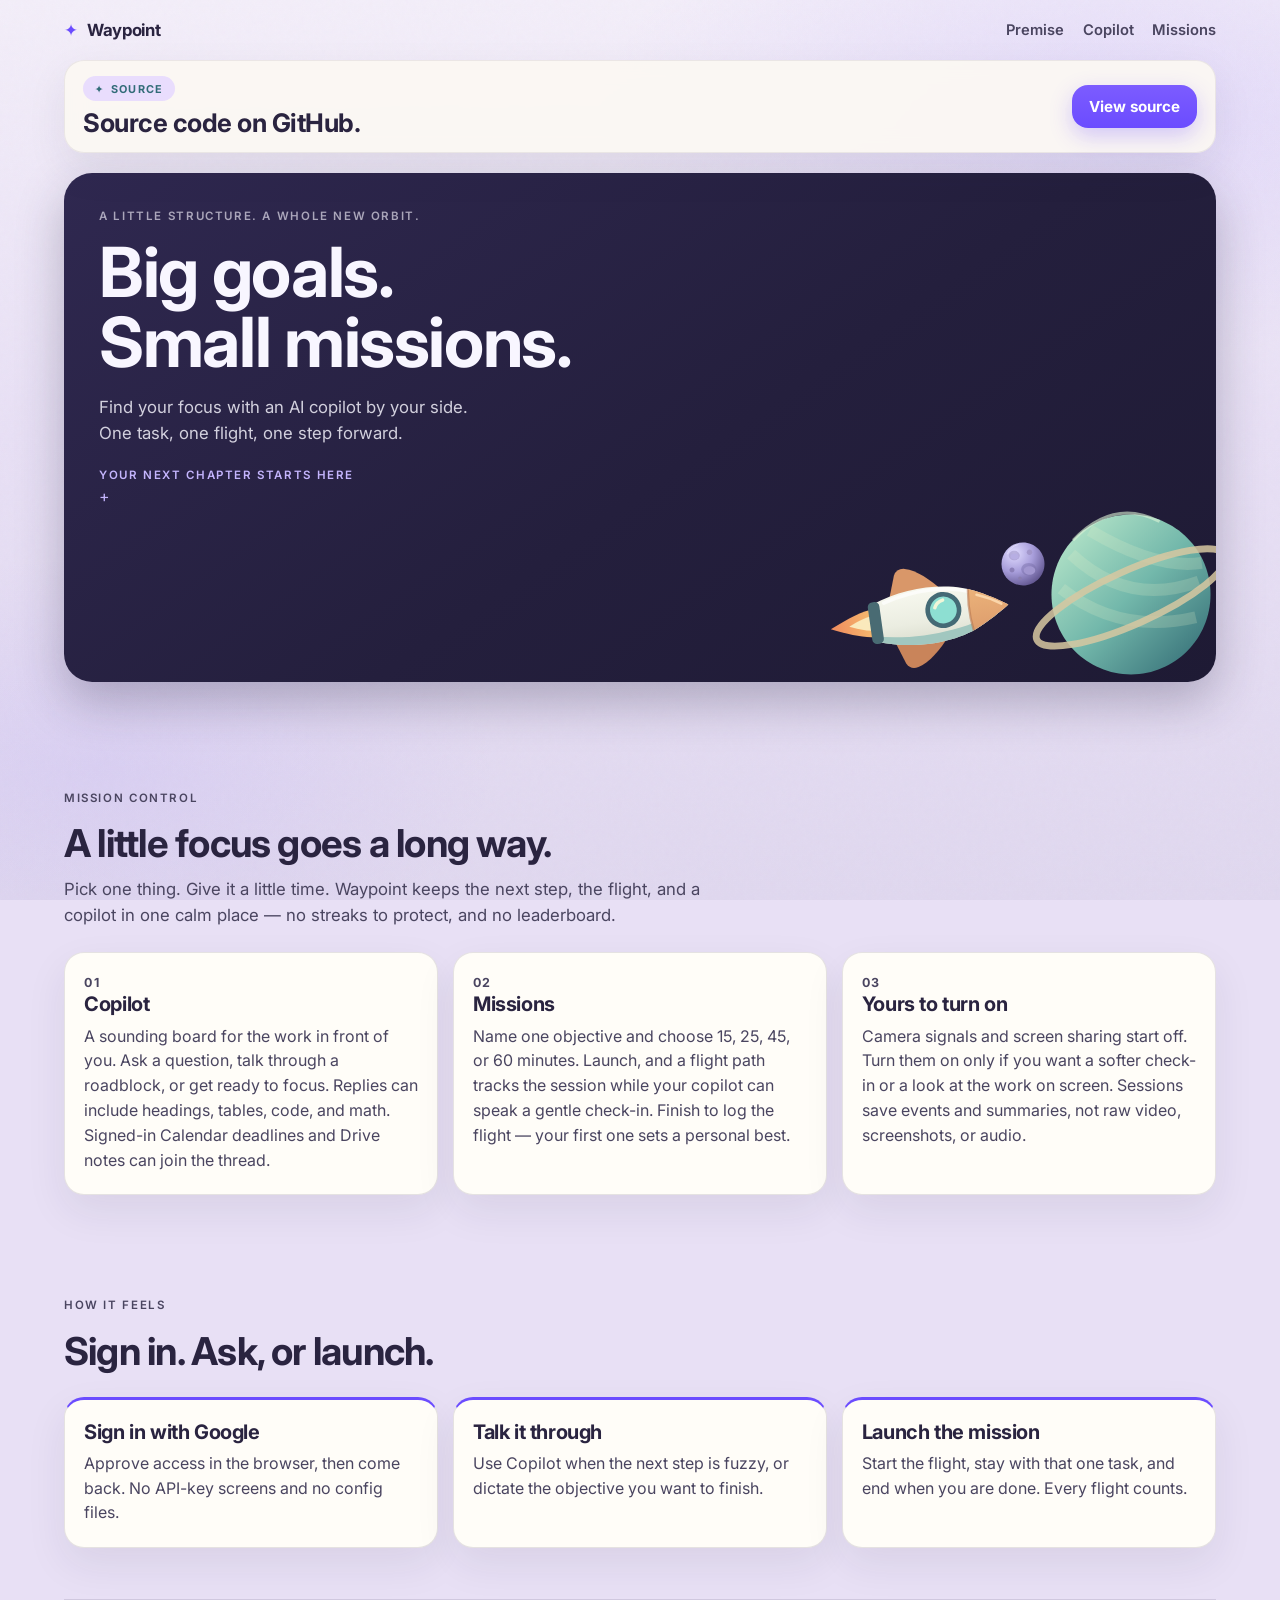
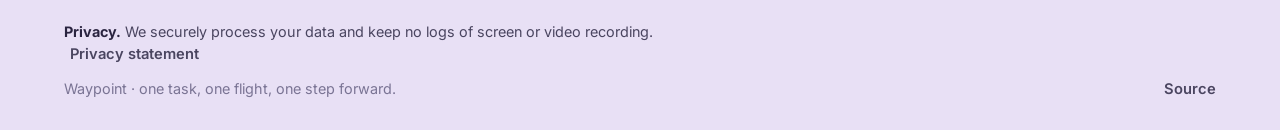
<file: index.html>
<!doctype html>
<html lang="en">
  <head>
    <meta charset="UTF-8" />
    <meta name="viewport" content="width=device-width, initial-scale=1" />
    <title>Waypoint — Big goals. Small missions.</title>
    <meta
      name="description"
      content="Waypoint is a desktop study copilot. Sign in with Google, talk through the next step, then launch a short mission on one task."
    />
    <link rel="icon" href="assets/ship_bg_favicon.png?v=2" type="image/png" />
    <link rel="apple-touch-icon" href="assets/icon.png?v=2" />
    <link rel="preconnect" href="https://fonts.googleapis.com" />
    <link rel="preconnect" href="https://fonts.gstatic.com" crossorigin />
    <link
      href="https://fonts.googleapis.com/css2?family=Inter:wght@400;500;600;700&display=swap"
      rel="stylesheet"
    />
    <link rel="stylesheet" href="styles.css" />
    <script src="cursor.js" defer></script>
  </head>
  <body>
    <div class="rocket-cursor" id="rocket-cursor" hidden aria-hidden="true">
      <svg class="rocket-body" viewBox="16 28 164 96">
        <defs>
          <linearGradient id="rocket-hull" x1="0" y1="0" x2="0" y2="1">
            <stop offset="0" stop-color="#F7F8EF" />
            <stop offset="0.6" stop-color="#EBEDE1" />
            <stop offset="1" stop-color="#D9DCCD" />
          </linearGradient>
          <linearGradient id="rocket-nose" x1="0" y1="0" x2="0" y2="1">
            <stop offset="0" stop-color="#F0B97E" />
            <stop offset="1" stop-color="#D99769" />
          </linearGradient>
          <linearGradient id="rocket-flame" x1="1" y1="0" x2="0" y2="0">
            <stop offset="0" stop-color="#F6BE70" />
            <stop offset="1" stop-color="#F08A5D" />
          </linearGradient>
          <clipPath id="rocket-hull-clip">
            <path d="M60 60C92 48 130 50 152 62C162 67 170 72 176 76C170 80 162 85 152 90C130 102 92 104 60 92Z" />
          </clipPath>
        </defs>
        <path class="rocket-exhaust" d="M62 64C50 64 38 69 22 76C38 83 50 88 62 88Z" fill="url(#rocket-flame)" />
        <path class="rocket-exhaust" d="M62 69.5C54 69.5 46 72.5 38 76C46 79.5 54 82.5 62 82.5Z" fill="#FAE9BC" />
        <path d="M74 61L82 38Q85 32 92 33.5C102 36 112 45 122 57Z" fill="#D99769" />
        <path d="M74 91L82 114Q85 120 92 118.5C102 116 112 107 122 95Z" fill="#C9845A" />
        <path d="M60 60C92 48 130 50 152 62C162 67 170 72 176 76C170 80 162 85 152 90C130 102 92 104 60 92Z" fill="url(#rocket-hull)" />
        <g clip-path="url(#rocket-hull-clip)">
          <path d="M50 85C92 97 138 94 180 76L180 112L50 112Z" fill="#A1C7BF" />
          <path d="M70 60C98 52 126 53 146 61" fill="none" stroke="#ffffff" stroke-width="3" stroke-linecap="round" opacity="0.7" />
          <path d="M146 46Q138 76 146 106L182 106L182 46Z" fill="url(#rocket-nose)" />
          <path d="M146 46Q138 76 146 106" fill="none" stroke="#B9774F" stroke-width="2" opacity="0.6" />
          <path d="M150 64C158 67 165 71 170 74.5" fill="none" stroke="#FFE2B8" stroke-width="2.2" stroke-linecap="round" opacity="0.8" />
        </g>
        <rect x="56" y="58" width="10" height="36" rx="4" fill="#496B73" />
        <circle cx="120" cy="73" r="15.5" fill="#446A75" />
        <circle cx="120" cy="73" r="11.5" fill="#8DDFD2" />
        <path d="M113 70Q115 65.5 120.5 64.5" fill="none" stroke="#F0F6D9" stroke-width="3" stroke-linecap="round" />
      </svg>
    </div>
    <div class="atmosphere" aria-hidden="true"></div>
    <div class="grain" aria-hidden="true"></div>
    <img class="sky" src="assets/constellation.svg" alt="" aria-hidden="true" />

    <a class="skip" href="#premise">Skip to content</a>

    <header class="site-header">
      <a class="wordmark" href="#top"><span aria-hidden="true">✦</span> Waypoint</a>
      <nav class="site-nav" aria-label="Page">
        <a href="#premise">Premise</a>
        <a href="#copilot">Copilot</a>
        <a href="#missions">Missions</a>
      </nav>
    </header>

    <main id="top">
      <section class="source-top" id="source" aria-label="Source">
        <div class="source-top-copy">
          <p class="kicker"><span aria-hidden="true">✦</span> Source</p>
          <h2>Source code on GitHub.</h2>
        </div>
        <a class="source-link" href="https://github.com/legitminh/BigRedHacksProject">View source</a>
      </section>

      <section class="hero">
        <div class="hero-card">
          <p class="hero-eyebrow">A little structure. A whole new orbit.</p>
          <h1>Big goals.<span>Small missions.</span></h1>
          <p class="lede">
            Find your focus with an AI copilot by your side. One task, one flight,
            one step forward.
          </p>
          <p class="hero-foot">Your next chapter starts here <span aria-hidden="true">+</span></p>
          <div class="hero-art" aria-hidden="true">
            <img class="art-orbits" src="assets/orbits.svg" alt="" />
            <img class="art-moon" src="assets/moon.svg" alt="" />
            <img class="art-ship" src="assets/ship.svg?v=2" alt="" />
            <img class="art-planet" src="assets/planet-ringed.svg" alt="" />
          </div>
        </div>
      </section>

      <section class="band" id="premise">
        <div class="band-intro">
          <p class="eyebrow">Mission control</p>
          <h2>A little focus goes a long way.</h2>
          <p>
            Pick one thing. Give it a little time. Waypoint keeps the next step,
            the flight, and a copilot in one calm place — no streaks to protect,
            and no leaderboard.
          </p>
        </div>
        <ol class="feature-grid">
          <li id="copilot">
            <p class="feature-index">01</p>
            <h3>Copilot</h3>
            <p>
              A sounding board for the work in front of you. Ask a question, talk
              through a roadblock, or get ready to focus. Replies can include
              headings, tables, code, and math. Signed-in Calendar deadlines and
              Drive notes can join the thread.
            </p>
          </li>
          <li id="missions">
            <p class="feature-index">02</p>
            <h3>Missions</h3>
            <p>
              Name one objective and choose 15, 25, 45, or 60 minutes. Launch, and
              a flight path tracks the session while your copilot can speak a
              gentle check-in. Finish to log the flight — your first one sets a
              personal best.
            </p>
          </li>
          <li>
            <p class="feature-index">03</p>
            <h3>Yours to turn on</h3>
            <p>
              Camera signals and screen sharing start off. Turn them on only if
              you want a softer check-in or a look at the work on screen. Sessions
              save events and summaries, not raw video, screenshots, or audio.
            </p>
          </li>
        </ol>
      </section>

      <section class="band" id="how">
        <div class="band-intro">
          <p class="eyebrow">How it feels</p>
          <h2>Sign in. Ask, or launch.</h2>
        </div>
        <ol class="steps">
          <li>
            <h3>Sign in with Google</h3>
            <p>
              Approve access in the browser, then come back. No API-key screens
              and no config files.
            </p>
          </li>
          <li>
            <h3>Talk it through</h3>
            <p>
              Use Copilot when the next step is fuzzy, or dictate the objective
              you want to finish.
            </p>
          </li>
          <li>
            <h3>Launch the mission</h3>
            <p>
              Start the flight, stay with that one task, and end when you are
              done. Every flight counts.
            </p>
          </li>
        </ol>
      </section>

    </main>

    <footer class="site-footer">
      <p class="privacy">
        <strong>Privacy.</strong> We securely process your data and keep no logs of
        screen or video recording.
        <a href="privacy/">Privacy statement</a>
      </p>
      <div class="footer-meta">
        <p>Waypoint · one task, one flight, one step forward.</p>
        <p>
          <a href="https://github.com/legitminh/BigRedHacksProject">Source</a>
        </p>
      </div>
    </footer>
  </body>
</html>
</file>
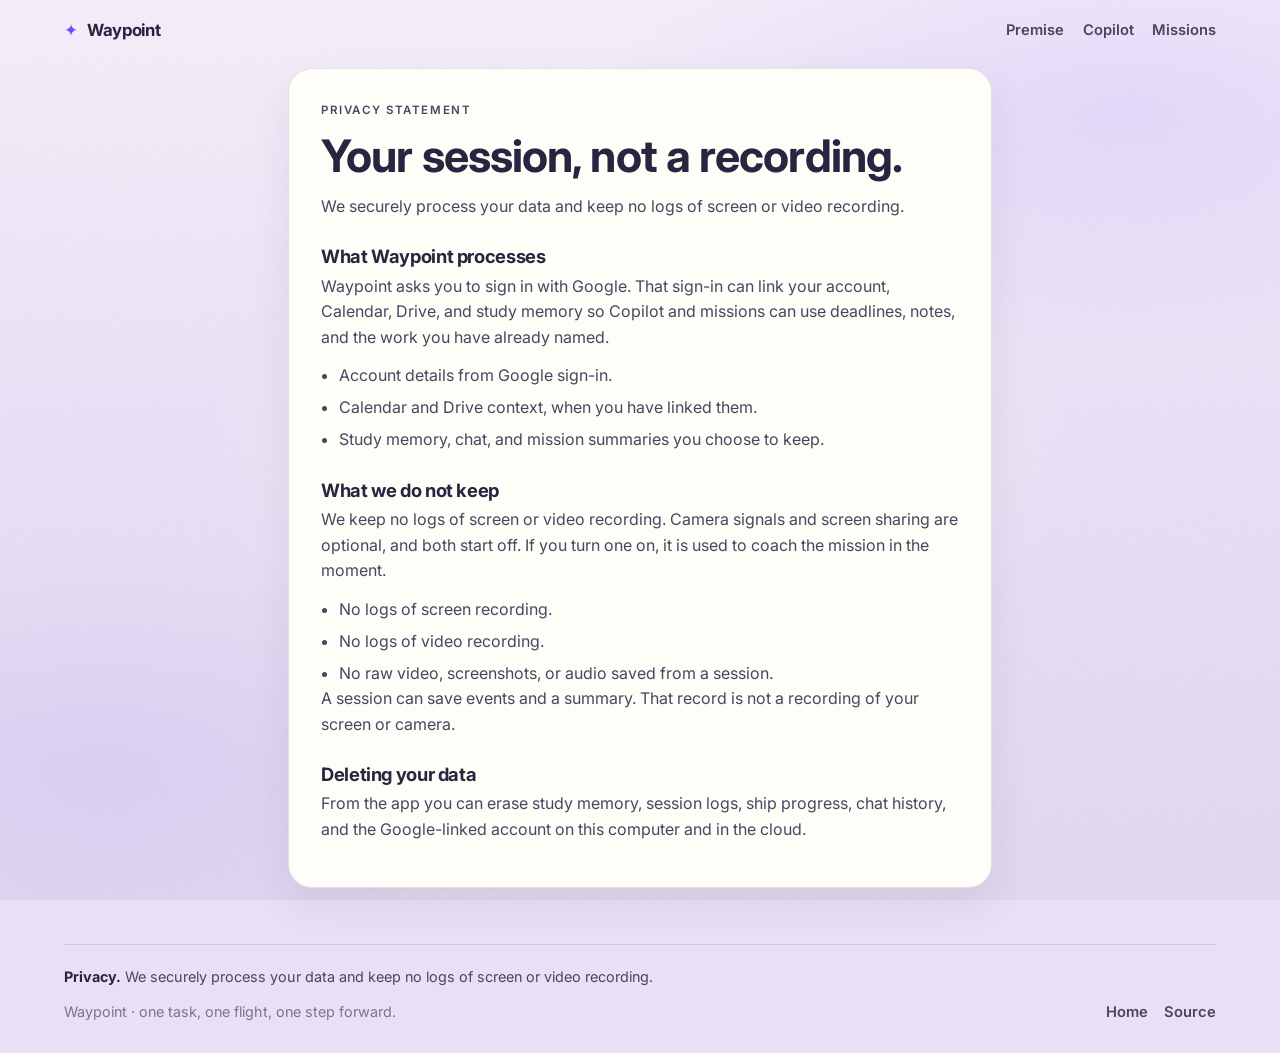
<file: privacy/index.html>
<!doctype html>
<html lang="en">
  <head>
    <meta charset="UTF-8" />
    <meta name="viewport" content="width=device-width, initial-scale=1" />
    <title>Privacy — Waypoint</title>
    <meta
      name="description"
      content="Waypoint securely processes your data and keeps no logs of screen or video recording."
    />
    <link rel="icon" href="../assets/ship_bg_favicon.png?v=3" type="image/png" />
    <link rel="apple-touch-icon" href="../assets/icon.png?v=2" />
    <link rel="preconnect" href="https://fonts.googleapis.com" />
    <link rel="preconnect" href="https://fonts.gstatic.com" crossorigin />
    <link
      href="https://fonts.googleapis.com/css2?family=Inter:wght@400;500;600;700&display=swap"
      rel="stylesheet"
    />
    <link rel="stylesheet" href="../styles.css" />
    <script src="../cursor.js" defer></script>
  </head>
  <body>
    <div class="rocket-cursor" id="rocket-cursor" hidden aria-hidden="true">
      <svg class="rocket-body" viewBox="16 28 164 96">
        <defs>
          <linearGradient id="rocket-hull" x1="0" y1="0" x2="0" y2="1">
            <stop offset="0" stop-color="#F7F8EF" />
            <stop offset="0.6" stop-color="#EBEDE1" />
            <stop offset="1" stop-color="#D9DCCD" />
          </linearGradient>
          <linearGradient id="rocket-nose" x1="0" y1="0" x2="0" y2="1">
            <stop offset="0" stop-color="#F0B97E" />
            <stop offset="1" stop-color="#D99769" />
          </linearGradient>
          <linearGradient id="rocket-flame" x1="1" y1="0" x2="0" y2="0">
            <stop offset="0" stop-color="#F6BE70" />
            <stop offset="1" stop-color="#F08A5D" />
          </linearGradient>
          <clipPath id="rocket-hull-clip">
            <path d="M60 60C92 48 130 50 152 62C162 67 170 72 176 76C170 80 162 85 152 90C130 102 92 104 60 92Z" />
          </clipPath>
        </defs>
        <path class="rocket-exhaust" d="M62 64C50 64 38 69 22 76C38 83 50 88 62 88Z" fill="url(#rocket-flame)" />
        <path class="rocket-exhaust" d="M62 69.5C54 69.5 46 72.5 38 76C46 79.5 54 82.5 62 82.5Z" fill="#FAE9BC" />
        <path d="M74 61L82 38Q85 32 92 33.5C102 36 112 45 122 57Z" fill="#D99769" />
        <path d="M74 91L82 114Q85 120 92 118.5C102 116 112 107 122 95Z" fill="#C9845A" />
        <path d="M60 60C92 48 130 50 152 62C162 67 170 72 176 76C170 80 162 85 152 90C130 102 92 104 60 92Z" fill="url(#rocket-hull)" />
        <g clip-path="url(#rocket-hull-clip)">
          <path d="M50 85C92 97 138 94 180 76L180 112L50 112Z" fill="#A1C7BF" />
          <path d="M70 60C98 52 126 53 146 61" fill="none" stroke="#ffffff" stroke-width="3" stroke-linecap="round" opacity="0.7" />
          <path d="M146 46Q138 76 146 106L182 106L182 46Z" fill="url(#rocket-nose)" />
          <path d="M146 46Q138 76 146 106" fill="none" stroke="#B9774F" stroke-width="2" opacity="0.6" />
          <path d="M150 64C158 67 165 71 170 74.5" fill="none" stroke="#FFE2B8" stroke-width="2.2" stroke-linecap="round" opacity="0.8" />
        </g>
        <rect x="56" y="58" width="10" height="36" rx="4" fill="#496B73" />
        <circle cx="120" cy="73" r="15.5" fill="#446A75" />
        <circle cx="120" cy="73" r="11.5" fill="#8DDFD2" />
        <path d="M113 70Q115 65.5 120.5 64.5" fill="none" stroke="#F0F6D9" stroke-width="3" stroke-linecap="round" />
      </svg>
    </div>
    <div class="atmosphere" aria-hidden="true"></div>
    <div class="grain" aria-hidden="true"></div>
    <img class="sky" src="../assets/constellation.svg" alt="" aria-hidden="true" />

    <a class="skip" href="#statement">Skip to content</a>

    <header class="site-header">
      <a class="wordmark" href="../"><span aria-hidden="true">✦</span> Waypoint</a>
      <nav class="site-nav" aria-label="Page">
        <a href="../#premise">Premise</a>
        <a href="../#copilot">Copilot</a>
        <a href="../#missions">Missions</a>
      </nav>
    </header>

    <main class="legal" id="statement">
      <article class="legal-card">
        <p class="eyebrow">Privacy statement</p>
        <h1>Your session, not a recording.</h1>
        <p>
          We securely process your data and keep no logs of screen or video
          recording.
        </p>

        <h2>What Waypoint processes</h2>
        <p>
          Waypoint asks you to sign in with Google. That sign-in can link your
          account, Calendar, Drive, and study memory so Copilot and missions can
          use deadlines, notes, and the work you have already named.
        </p>
        <ul>
          <li>Account details from Google sign-in.</li>
          <li>Calendar and Drive context, when you have linked them.</li>
          <li>Study memory, chat, and mission summaries you choose to keep.</li>
        </ul>

        <h2>What we do not keep</h2>
        <p>
          We keep no logs of screen or video recording. Camera signals and screen
          sharing are optional, and both start off. If you turn one on, it is used
          to coach the mission in the moment.
        </p>
        <ul>
          <li>No logs of screen recording.</li>
          <li>No logs of video recording.</li>
          <li>No raw video, screenshots, or audio saved from a session.</li>
        </ul>
        <p>
          A session can save events and a summary. That record is not a recording
          of your screen or camera.
        </p>

        <h2>Deleting your data</h2>
        <p>
          From the app you can erase study memory, session logs, ship progress,
          chat history, and the Google-linked account on this computer and in the
          cloud.
        </p>
      </article>
    </main>

    <footer class="site-footer">
      <p class="privacy">
        <strong>Privacy.</strong> We securely process your data and keep no logs of
        screen or video recording.
      </p>
      <div class="footer-meta">
        <p>Waypoint · one task, one flight, one step forward.</p>
        <p>
          <a href="../">Home</a>
          <a href="https://github.com/legitminh/BigRedHacksProject">Source</a>
        </p>
      </div>
    </footer>
  </body>
</html>
</file>
<file: styles.css>
:root {
  --bg-page: #e8e0f5;
  --bg-page-alt: #f3eef9;
  --bg-deep: #e0d8ef;
  --bg-card: #fffdf8;
  --surface: #fbf8f3;
  --lavender: #ebe4f8;
  --ink: #2a2440;
  --secondary: #4a4560;
  --muted: #7a7494;
  --label: #8b849e;
  --purple: #6b4cff;
  --purple-bright: #7c5cff;
  --mint: #326c78;
  --mint-bg: #e9ddfd;
  --border: rgba(42, 36, 64, 0.12);
  --shadow: 0 16px 40px rgba(42, 36, 64, 0.08);
  --font: "Inter", "Segoe UI", system-ui, sans-serif;
  --measure: 72rem;
  --radius: 24px;
  --pill: 9999px;
}

* {
  box-sizing: border-box;
}

html {
  scroll-behavior: smooth;
}

html,
body {
  margin: 0;
  min-height: 100%;
  font-family: var(--font);
  color: var(--ink);
  background: var(--bg-page);
}

.atmosphere {
  position: fixed;
  inset: 0;
  z-index: 0;
  background:
    radial-gradient(ellipse 75% 50% at 88% 12%, rgba(124, 92, 255, 0.12), transparent 55%),
    radial-gradient(ellipse 60% 45% at 8% 85%, rgba(107, 76, 255, 0.08), transparent 52%),
    radial-gradient(ellipse 50% 40% at 50% 50%, rgba(255, 253, 248, 0.45), transparent 70%),
    linear-gradient(180deg, var(--bg-page-alt) 0%, var(--bg-page) 48%, var(--bg-deep) 100%);
  animation: drift 18s ease-in-out infinite alternate;
}

.grain,
.sky {
  position: fixed;
  inset: 0;
  pointer-events: none;
}

.grain {
  z-index: 1;
  opacity: 0.045;
  mix-blend-mode: multiply;
  background-image: url("data:image/svg+xml,%3Csvg viewBox='0 0 200 200' xmlns='http://www.w3.org/2000/svg'%3E%3Cfilter id='n'%3E%3CfeTurbulence type='fractalNoise' baseFrequency='0.85' numOctaves='3' stitchTiles='stitch'/%3E%3C/filter%3E%3Crect width='100%25' height='100%25' filter='url(%23n)' opacity='0.55'/%3E%3C/svg%3E");
}

.sky {
  z-index: 1;
  width: 100%;
  height: 100%;
  object-fit: cover;
  opacity: 0.55;
}

.skip {
  position: absolute;
  left: 1rem;
  top: -4rem;
  z-index: 5;
  background: var(--purple);
  color: #fff;
  padding: 0.6rem 0.9rem;
  border-radius: var(--pill);
  font-weight: 700;
}

.skip:focus {
  top: 1rem;
}

.site-header,
main,
.site-footer {
  position: relative;
  z-index: 2;
}

.site-header {
  display: flex;
  align-items: center;
  justify-content: space-between;
  gap: 1rem;
  width: min(100% - 2.5rem, var(--measure));
  margin: 0 auto;
  padding: 1.25rem 0;
}

.wordmark {
  color: var(--ink);
  text-decoration: none;
  font-weight: 700;
  letter-spacing: -0.02em;
  font-size: 1.05rem;
}

.wordmark span {
  color: var(--purple);
  margin-right: 0.35rem;
}

.site-nav {
  display: flex;
  gap: 1.15rem;
  flex-wrap: wrap;
}

.site-nav a,
.site-footer a {
  color: var(--secondary);
  text-decoration: none;
  font-weight: 600;
  font-size: 0.92rem;
}

.site-nav a:hover,
.site-footer a:hover {
  color: var(--purple);
}

.source-top {
  position: sticky;
  top: 0.75rem;
  z-index: 4;
  display: flex;
  align-items: center;
  justify-content: space-between;
  gap: 1.25rem 2rem;
  width: min(100% - 2.5rem, var(--measure));
  margin: 0 auto;
  padding: 0.95rem 1.15rem;
  background: rgba(251, 248, 243, 0.94);
  border: 1px solid rgba(42, 36, 64, 0.08);
  border-radius: 20px;
  box-shadow: var(--shadow);
  backdrop-filter: blur(10px);
}

.source-top-copy h2 {
  margin: 0;
  font-size: clamp(1.25rem, 2vw, 1.6rem);
  line-height: 1.15;
}

.source-top .kicker {
  margin-bottom: 0.4rem;
}

.source-link {
  display: inline-flex;
  align-items: center;
  padding: 0.75rem 1.05rem;
  text-decoration: none;
  font-weight: 700;
  font-size: 0.95rem;
  color: #fff;
  background: linear-gradient(180deg, var(--purple-bright) 0%, var(--purple) 100%);
  border-radius: 16px;
  box-shadow: 0 8px 22px rgba(107, 76, 255, 0.28);
}

.hero {
  width: min(100% - 2.5rem, var(--measure));
  margin: 0 auto;
  padding: 1.25rem 0 3.5rem;
}

.hero-card {
  position: relative;
  overflow: hidden;
  min-height: 28rem;
  padding: clamp(1.5rem, 3vw, 2.2rem) clamp(1.5rem, 3vw, 2.2rem) 11rem;
  border-radius: 28px;
  background: linear-gradient(145deg, #2f2850 0%, #241f3d 55%, #1e1a34 100%);
  color: #f8f6ff;
  box-shadow: 0 20px 48px rgba(36, 31, 61, 0.28);
}

.hero-eyebrow,
.eyebrow {
  margin: 0 0 0.9rem;
  font-size: 0.72rem;
  font-weight: 600;
  letter-spacing: 0.14em;
  text-transform: uppercase;
}

.hero-eyebrow {
  color: rgba(248, 246, 255, 0.62);
}

.eyebrow {
  color: var(--purple);
}

h1,
h2,
h3 {
  font-weight: 700;
  letter-spacing: -0.02em;
}

h1 {
  margin: 0 0 1rem;
  font-size: clamp(2.6rem, 5.4vw, 4.4rem);
  line-height: 1.02;
}

h1 span {
  display: block;
}

.lede {
  max-width: 24rem;
  margin: 0;
  font-size: 1.05rem;
  line-height: 1.55;
  color: rgba(248, 246, 255, 0.82);
}

.hero-foot {
  margin: 1.4rem 0 0;
  font-size: 0.72rem;
  font-weight: 600;
  letter-spacing: 0.14em;
  text-transform: uppercase;
  color: #c4b5fd;
}

.hero-foot span {
  display: block;
  margin-top: 0.25rem;
  letter-spacing: 0;
  text-transform: none;
  font-size: 1rem;
  font-weight: 400;
  color: #c4b5fd;
}

.hero-art {
  position: absolute;
  right: -2%;
  bottom: -4%;
  width: min(92%, 26rem);
  height: 11.5rem;
  pointer-events: none;
}

.art-orbits,
.art-moon,
.art-ship,
.art-planet {
  position: absolute;
  height: auto;
}

.art-orbits {
  right: -4%;
  bottom: -18%;
  width: 92%;
  opacity: 0.4;
}

.art-moon {
  right: 46%;
  bottom: 62%;
  width: 12%;
}

.art-ship {
  left: 0;
  bottom: 16%;
  width: 46%;
  transform: rotate(-8deg);
}

.art-planet {
  right: 0;
  bottom: 0;
  width: 52%;
}

.kicker {
  display: inline-flex;
  align-items: center;
  gap: 0.35rem;
  margin: 0 0 0.9rem;
  padding: 0.35rem 0.7rem;
  font-size: 0.68rem;
  font-weight: 700;
  letter-spacing: 0.12em;
  text-transform: uppercase;
  color: var(--mint);
  background: var(--mint-bg);
  border-radius: var(--pill);
}

.band-intro h2 {
  margin: 0 0 0.7rem;
  font-size: clamp(1.7rem, 3vw, 2.4rem);
  line-height: 1.12;
}

.band-intro p,
.feature-grid p,
.steps p,
.privacy {
  color: var(--secondary);
  line-height: 1.55;
}

.band {
  width: min(100% - 2.5rem, var(--measure));
  margin: 0 auto;
  padding: 3.2rem 0;
}

.band-intro {
  max-width: 40rem;
  margin-bottom: 1.5rem;
}

.band-intro p:last-child {
  margin: 0;
  font-size: 1.05rem;
}

.feature-grid,
.steps {
  list-style: none;
  margin: 0;
  padding: 0;
  display: grid;
  gap: 0.9rem;
  grid-template-columns: repeat(3, minmax(0, 1fr));
}

.feature-grid li,
.steps li {
  padding: 1.25rem 1.2rem 1.35rem;
  background: var(--bg-card);
  border: 1px solid var(--border);
  border-radius: 20px;
  box-shadow: var(--shadow);
}

.feature-index {
  margin: 0 0 0.7rem;
  color: var(--purple);
  font-size: 0.78rem;
  font-weight: 700;
  letter-spacing: 0.12em;
}

.feature-grid h3,
.steps h3 {
  margin: 0 0 0.45rem;
  font-size: 1.25rem;
}

.feature-grid p,
.steps p {
  margin: 0;
}

.steps {
  counter-reset: step;
}

.steps li {
  border-top: 3px solid var(--purple);
}

.site-footer {
  display: flex;
  flex-direction: column;
  gap: 0.9rem;
  width: min(100% - 2.5rem, var(--measure));
  margin: 0 auto;
  padding: 1.3rem 0 2rem;
  border-top: 1px solid var(--border);
  color: var(--muted);
  font-size: 0.9rem;
}

.privacy {
  margin: 0;
  max-width: 40rem;
}

.privacy strong {
  color: var(--ink);
}

.privacy a {
  margin-left: 0.35rem;
}

.legal {
  width: min(100% - 2.5rem, 44rem);
  margin: 0 auto;
  padding: 0.5rem 0 3.5rem;
}

.legal-card {
  padding: clamp(1.4rem, 3vw, 2rem);
  background: var(--bg-card);
  border: 1px solid var(--border);
  border-radius: 24px;
  box-shadow: var(--shadow);
}

.legal h1 {
  margin: 0 0 0.8rem;
  font-size: clamp(2.1rem, 4vw, 2.8rem);
  line-height: 1.1;
}

.legal h2 {
  margin: 1.6rem 0 0.4rem;
  font-size: 1.15rem;
}

.legal p,
.legal li {
  color: var(--secondary);
  line-height: 1.6;
}

.legal p {
  margin: 0 0 0.8rem;
}

.legal ul {
  margin: 0;
  padding-left: 1.15rem;
}

.legal li + li {
  margin-top: 0.4rem;
}

.footer-meta {
  display: flex;
  justify-content: space-between;
  gap: 1rem;
  flex-wrap: wrap;
}

.footer-meta p {
  margin: 0;
  display: flex;
  gap: 1rem;
  flex-wrap: wrap;
}

.rocket-cursor {
  position: fixed;
  left: 0;
  top: 0;
  z-index: 20;
  width: 0;
  height: 0;
  pointer-events: none;
  transform-origin: 0 0;
  will-change: transform;
}

.rocket-body {
  position: absolute;
  left: -93.66px;
  top: -28.1px;
  display: block;
  width: 96px;
  height: 56.2px;
  overflow: visible;
  filter: drop-shadow(0 6px 10px rgba(42, 36, 64, 0.22));
}

.rocket-exhaust {
  opacity: 0;
}

.rocket-cursor.is-burning .rocket-exhaust {
  opacity: 1;
}

a:focus-visible {
  outline: 2px solid var(--purple);
  outline-offset: 3px;
}

@keyframes drift {
  from {
    transform: scale(1);
  }
  to {
    transform: scale(1.03) translate3d(-1%, 1%, 0);
  }
}

@media (max-width: 860px) {
  .feature-grid,
  .steps {
    grid-template-columns: 1fr;
  }

  .source-top {
    position: static;
    flex-direction: column;
    align-items: stretch;
  }

  .source-link {
    align-self: flex-start;
  }

  .hero-card {
    min-height: 0;
  }

  .site-header {
    align-items: flex-start;
    flex-direction: column;
  }
}

@media (prefers-reduced-motion: reduce) {
  html {
    scroll-behavior: auto;
  }

  *,
  *::before,
  *::after {
    animation: none !important;
    transition: none !important;
  }

  .rocket-cursor {
    display: none !important;
  }
}
</file>
